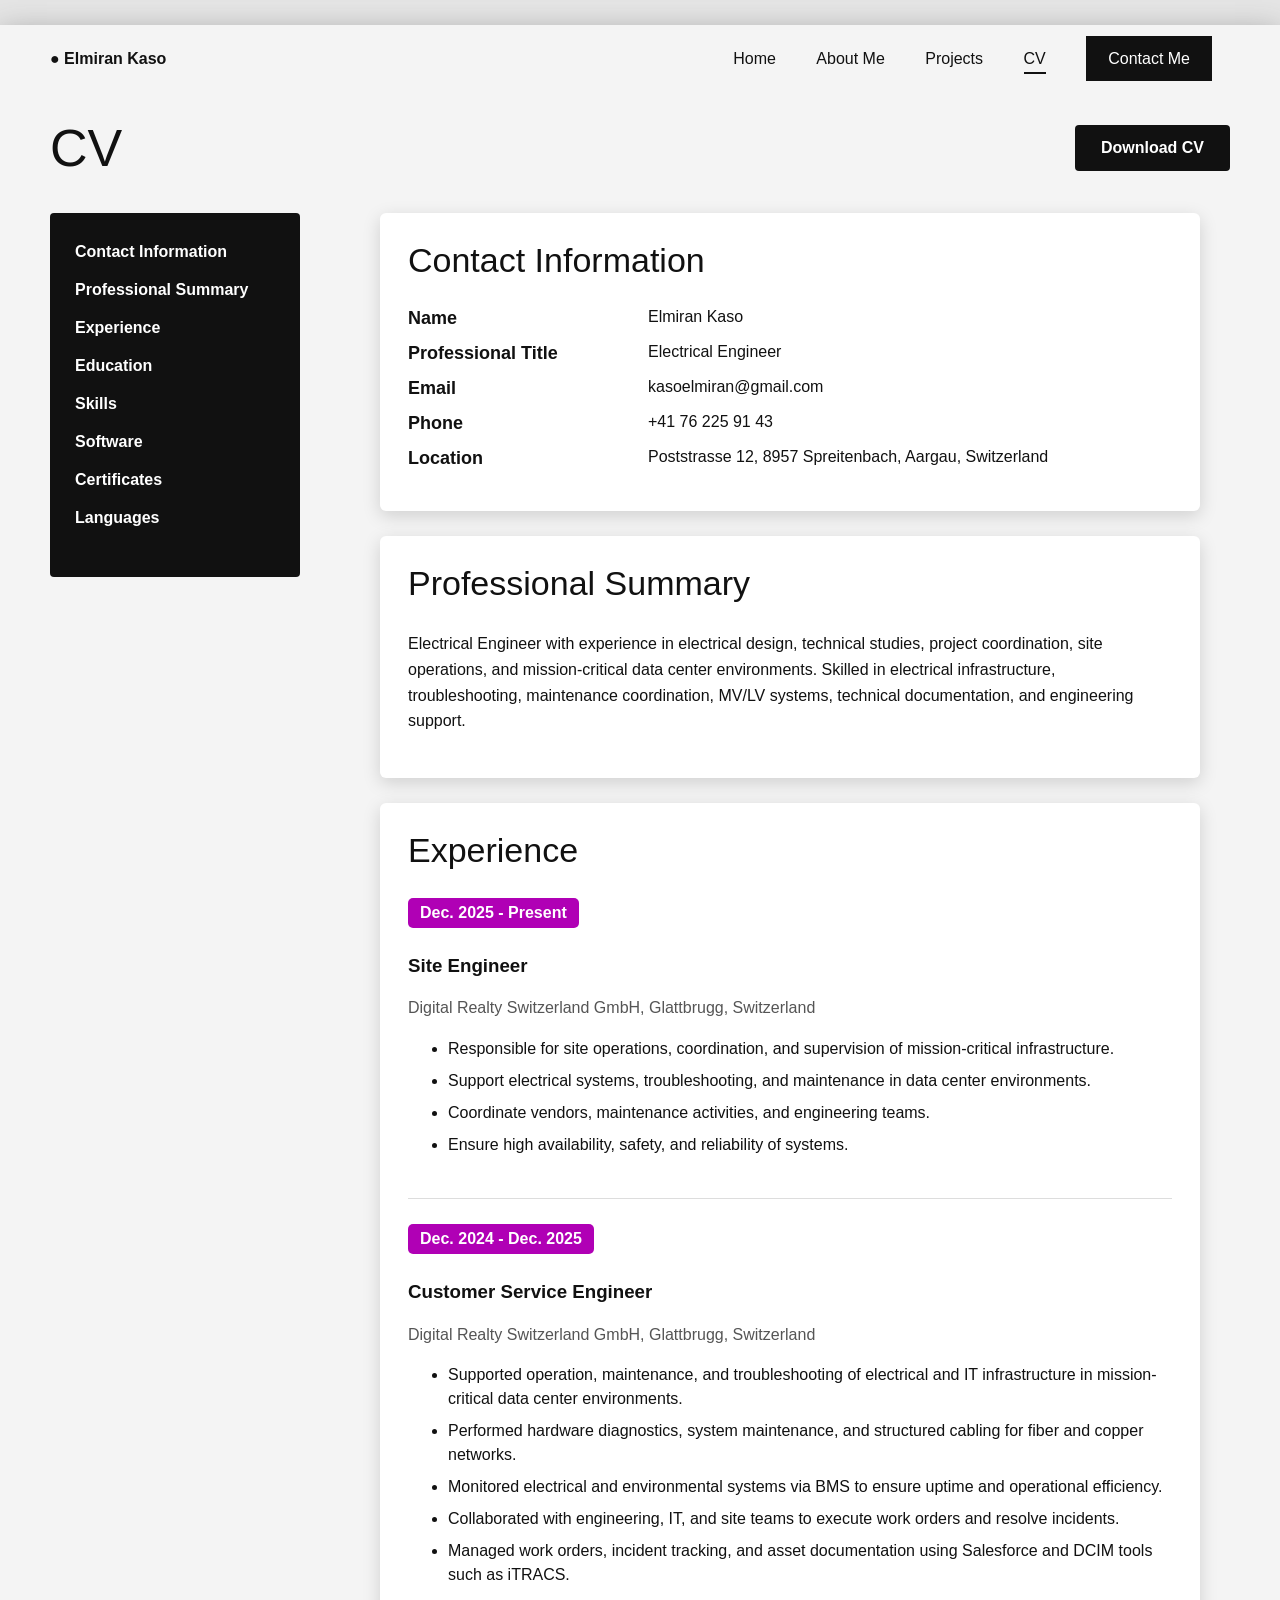
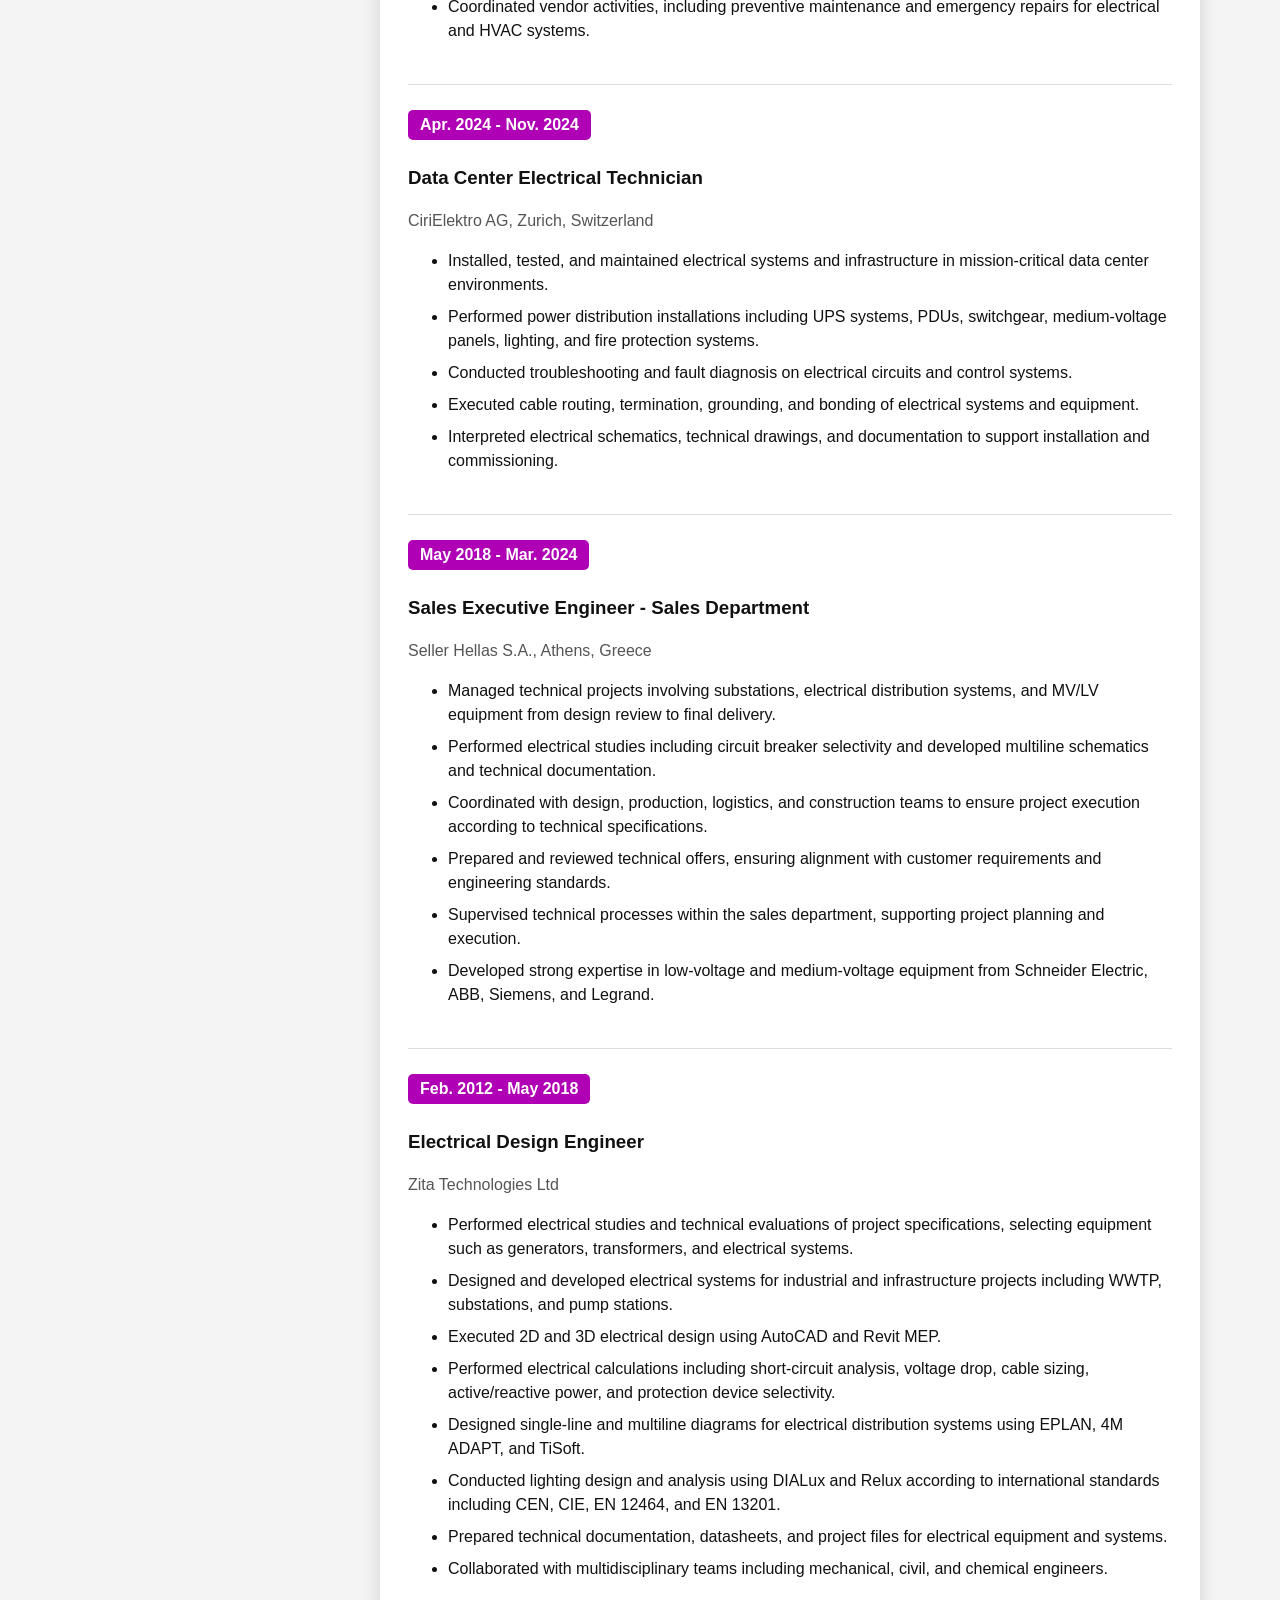
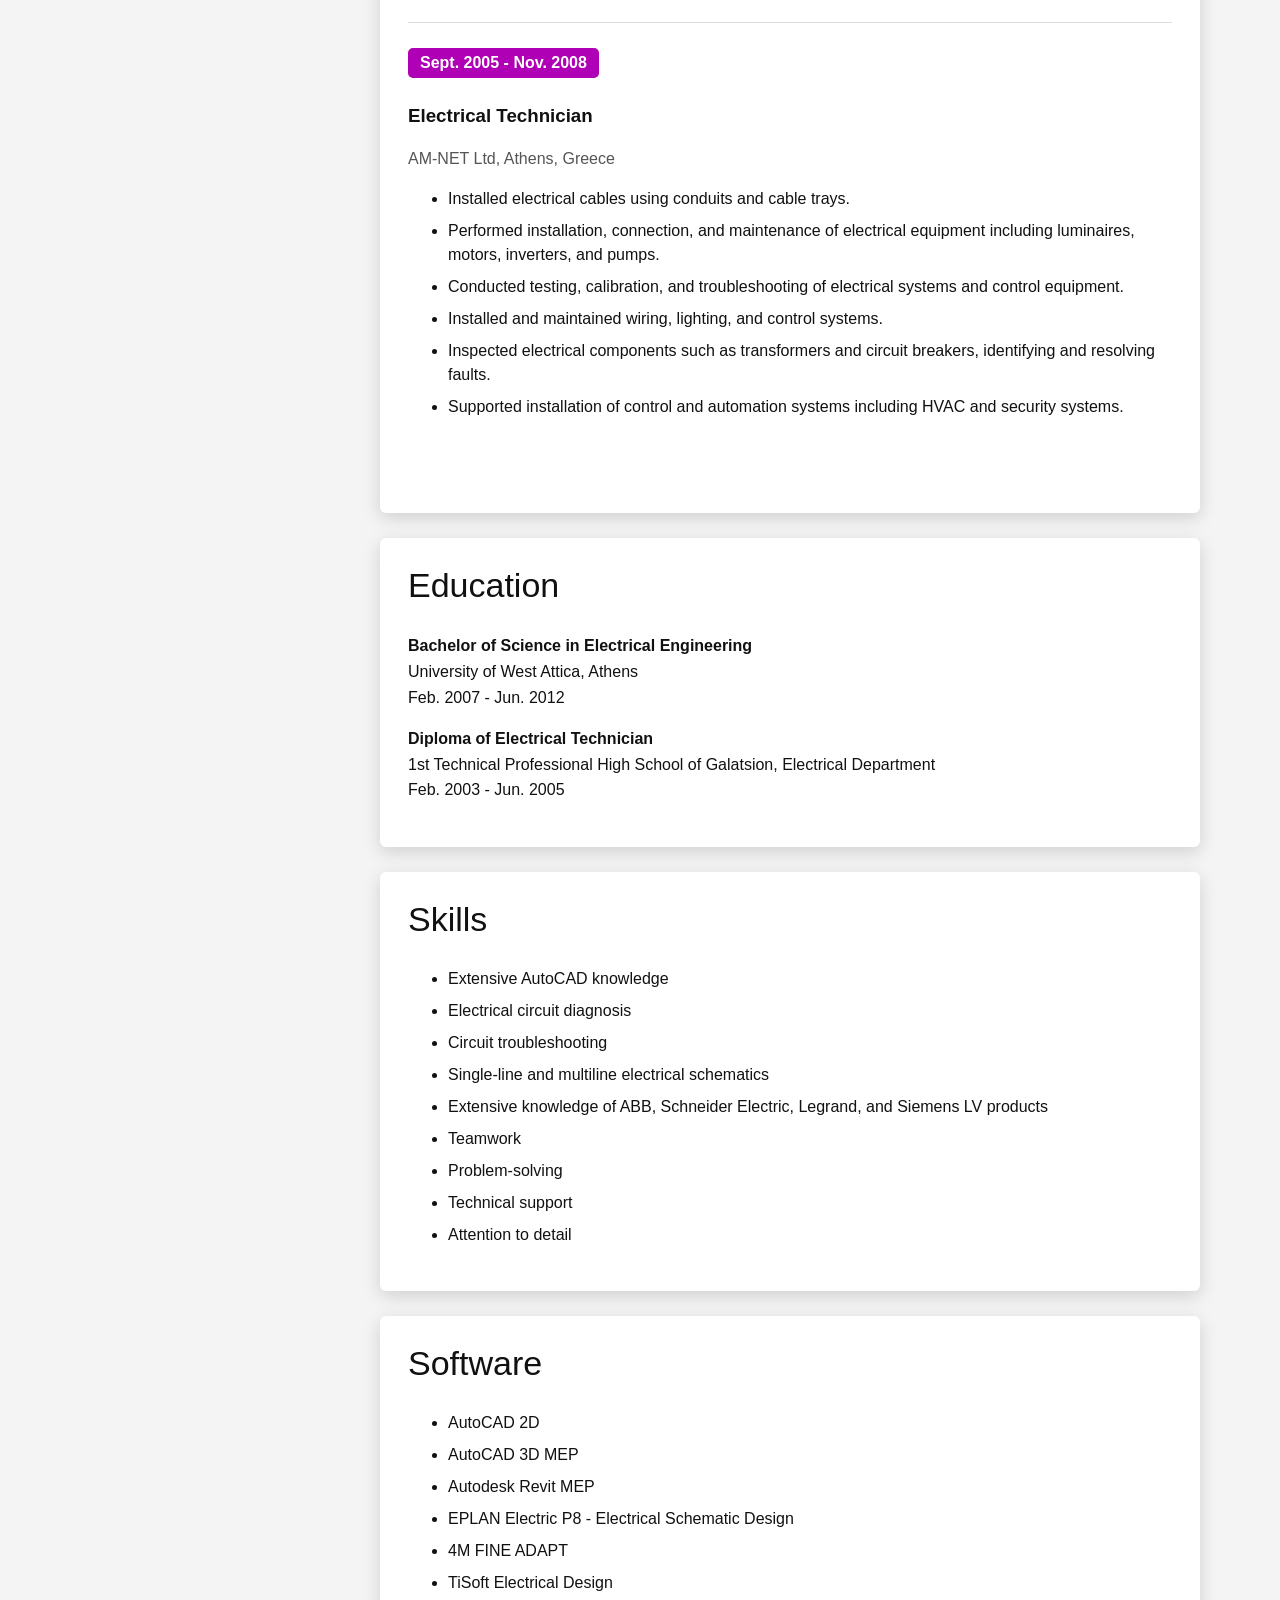
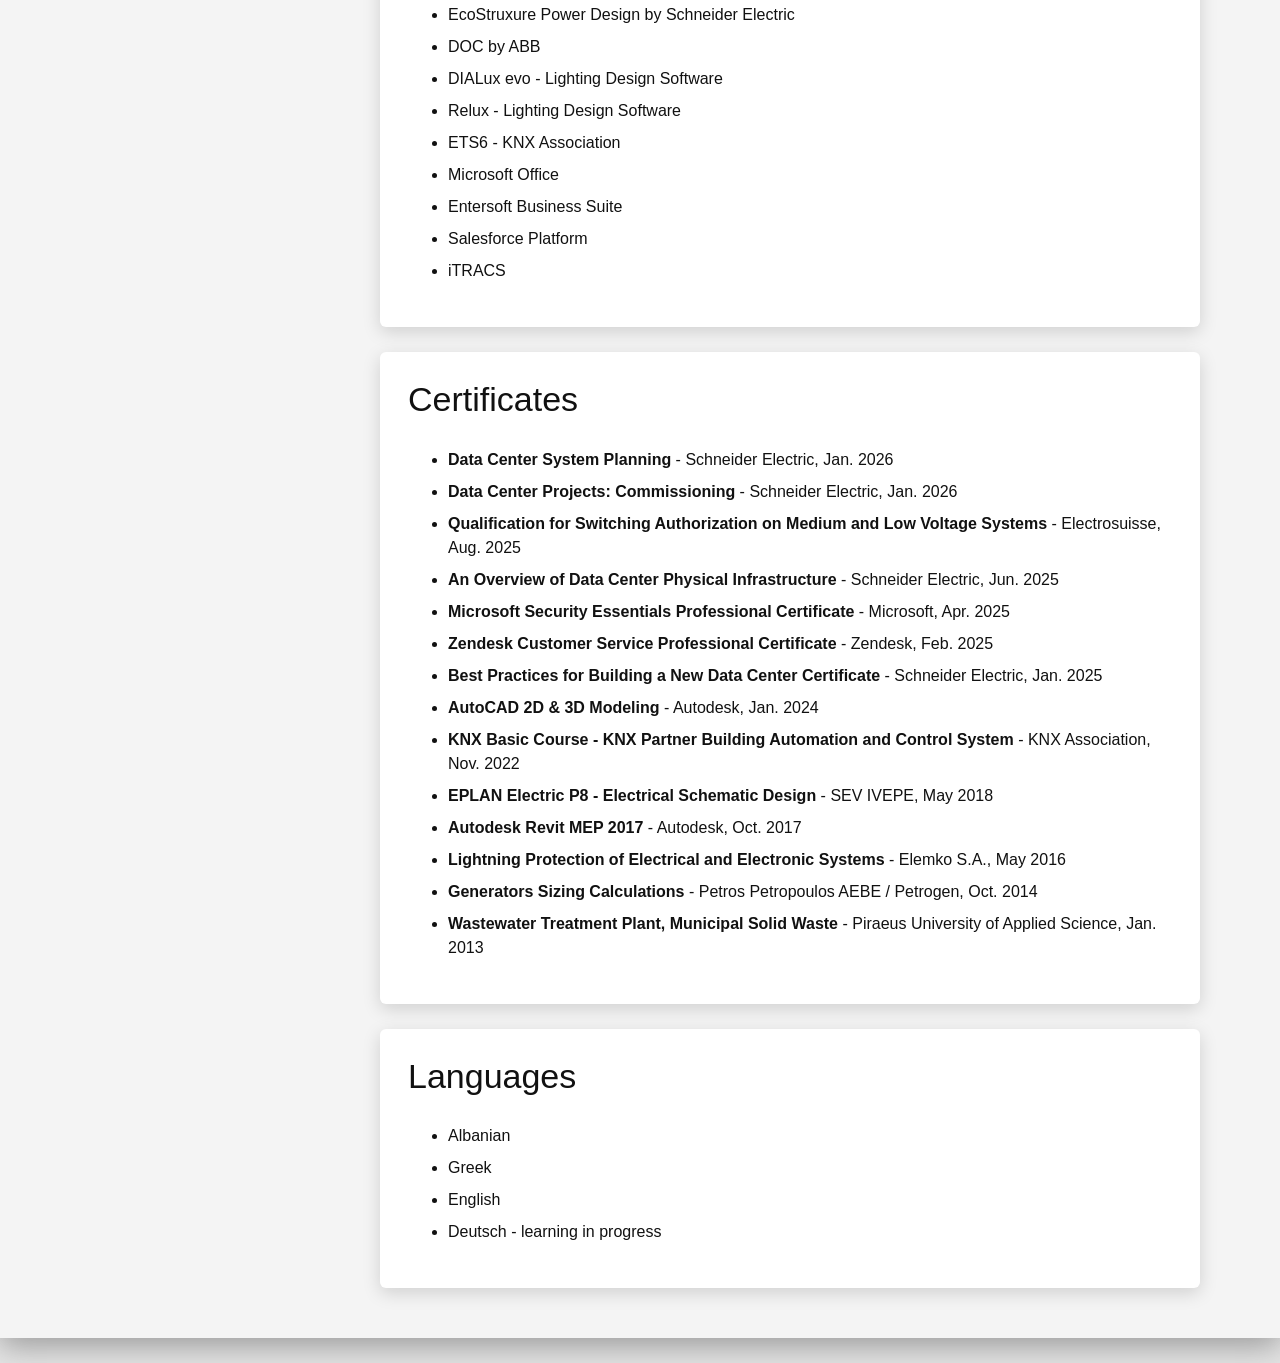
<file: cv.html>
<!DOCTYPE html>
<html lang="en">
<head>
<meta charset="UTF-8">
<meta name="viewport" content="width=device-width, initial-scale=1.0">
<title>CV - Elmiran Kaso</title>

<style>
body{
  margin:0;
  font-family:Arial, sans-serif;
  background:#e5e5e5;
  color:#111;
}

.page{
  max-width:1200px;
  margin:25px auto;
  background:#f4f4f4;
  min-height:650px;
  padding:25px 50px;
  box-shadow:0 8px 30px #999;
}

nav{
  display:flex;
  justify-content:space-between;
  align-items:center;
  margin-bottom:50px;
}

.logo{
  font-weight:bold;
}

.nav-links a{
  text-decoration:none;
  color:#111;
  margin:0 18px;
  font-size:16px;
}

.nav-links a.active{
  border-bottom:2px solid #111;
  padding-bottom:5px;
}

.contact-btn{
  background:#111;
  color:white!important;
  padding:14px 22px;
}

.cv-header{
  display:flex;
  justify-content:space-between;
  align-items:center;
  margin-bottom:35px;
}

.cv-header h1{
  font-size:52px;
  font-weight:400;
  margin:0;
}

.download-btn{
  background:#111;
  color:white;
  padding:14px 26px;
  text-decoration:none;
  font-weight:bold;
  border-radius:4px;
  display:inline-block;
}

.download-btn:hover{
  background:#333;
}

.cv-layout{
  display:grid;
  grid-template-columns:250px 1fr;
  gap:50px;
  align-items:start;
}

.cv-sidebar{
  position:sticky;
  top:25px;
  height:max-content;
  background:#111;
  padding:30px 25px;
  border-radius:4px;
}

.cv-sidebar a{
  display:block;
  color:white;
  text-decoration:none;
  font-weight:bold;
  margin-bottom:20px;
  font-size:16px;
}

.cv-sidebar a:hover{
  color:#b000b5;
}

.cv-content{
  max-width:820px;
  margin:0 auto;
  width:100%;
}

.cv-card{
  background:white;
  padding:28px;
  margin-bottom:25px;
  border-radius:6px;
  box-shadow:0 5px 18px rgba(0,0,0,0.15);
}

.cv-card h2{
  font-size:34px;
  font-weight:400;
  margin-top:0;
}

.cv-row{
  display:grid;
  grid-template-columns:220px 1fr;
  gap:20px;
  margin-bottom:14px;
}

.cv-row strong{
  font-size:18px;
}

.experience-item{
  border-bottom:1px solid #ddd;
  padding-bottom:25px;
  margin-bottom:25px;
}

.experience-item:last-child{
  border-bottom:none;
}

.date{
  display:inline-block;
  background:#b000b5;
  color:white;
  padding:6px 12px;
  border-radius:5px;
  font-weight:bold;
  margin-bottom:8px;
}

.company{
  color:#555;
  margin-bottom:10px;
}

p{
  line-height:1.6;
}

li{
  margin-bottom:8px;
  line-height:1.5;
}

@media(max-width:800px){
  .page{
    margin:0;
    padding:20px;
  }

  nav{
    flex-direction:column;
    gap:20px;
  }

  .nav-links{
    display:flex;
    flex-wrap:wrap;
    justify-content:center;
    gap:12px;
  }

  .nav-links a{
    margin:0;
  }

  .cv-header{
    flex-direction:column;
    align-items:flex-start;
    gap:20px;
  }

  .cv-layout{
    grid-template-columns:1fr;
  }

  .cv-sidebar{
    position:static;
  }

  .cv-content{
    max-width:100%;
  }

  .cv-row{
    grid-template-columns:1fr;
  }
}
</style>
</head>

<body>

<div class="page">

<nav>
  <div class="logo">● Elmiran Kaso</div>

  <div class="nav-links">
    <a href="index.html">Home</a>
    <a href="about.html">About Me</a>
    <a href="projects.html">Projects</a>
    <a class="active" href="cv.html">CV</a>
    <a class="contact-btn" href="contact.html">Contact Me</a>
  </div>
</nav>

<div class="cv-header">
  <h1>CV</h1>

  <a class="download-btn" href="assets/CV/Elmiran_Kaso_CV_2026.pdf" download>
    Download CV
</a>
</div>

<div class="cv-layout">

  <aside class="cv-sidebar">
    <a href="#contact">Contact Information</a>
    <a href="#summary">Professional Summary</a>
    <a href="#experience">Experience</a>
    <a href="#education">Education</a>
    <a href="#skills">Skills</a>
    <a href="#software">Software</a>
    <a href="#certificates">Certificates</a>
    <a href="#languages">Languages</a>
  </aside>

  <main class="cv-content">

    <section class="cv-card" id="contact">
      <h2>Contact Information</h2>

      <div class="cv-row">
        <strong>Name</strong>
        <span>Elmiran Kaso</span>
      </div>

      <div class="cv-row">
        <strong>Professional Title</strong>
        <span>Electrical Engineer</span>
      </div>

      <div class="cv-row">
        <strong>Email</strong>
        <span>kasoelmiran@gmail.com</span>
      </div>

      <div class="cv-row">
        <strong>Phone</strong>
        <span>+41 76 225 91 43</span>
      </div>

      <div class="cv-row">
        <strong>Location</strong>
        <span>Poststrasse 12, 8957 Spreitenbach, Aargau, Switzerland</span>
      </div>
    </section>

    <section class="cv-card" id="summary">
      <h2>Professional Summary</h2>
      <p>
        Electrical Engineer with experience in electrical design, technical studies,
        project coordination, site operations, and mission-critical data center environments.
        Skilled in electrical infrastructure, troubleshooting, maintenance coordination,
        MV/LV systems, technical documentation, and engineering support.
      </p>
    </section>

    <section class="cv-card" id="experience">
      <h2>Experience</h2>

      <div class="experience-item">
        <span class="date">Dec. 2025 - Present</span>
        <h3>Site Engineer</h3>
        <p class="company">Digital Realty Switzerland GmbH, Glattbrugg, Switzerland</p>
        <ul>
          <li>Responsible for site operations, coordination, and supervision of mission-critical infrastructure.</li>
          <li>Support electrical systems, troubleshooting, and maintenance in data center environments.</li>
          <li>Coordinate vendors, maintenance activities, and engineering teams.</li>
          <li>Ensure high availability, safety, and reliability of systems.</li>
        </ul>
      </div>

      <div class="experience-item">
        <span class="date">Dec. 2024 - Dec. 2025</span>
        <h3>Customer Service Engineer</h3>
        <p class="company">Digital Realty Switzerland GmbH, Glattbrugg, Switzerland</p>
        <ul>
          <li>Supported operation, maintenance, and troubleshooting of electrical and IT infrastructure in mission-critical data center environments.</li>
          <li>Performed hardware diagnostics, system maintenance, and structured cabling for fiber and copper networks.</li>
          <li>Monitored electrical and environmental systems via BMS to ensure uptime and operational efficiency.</li>
          <li>Collaborated with engineering, IT, and site teams to execute work orders and resolve incidents.</li>
          <li>Managed work orders, incident tracking, and asset documentation using Salesforce and DCIM tools such as iTRACS.</li>
          <li>Coordinated vendor activities, including preventive maintenance and emergency repairs for electrical and HVAC systems.</li>
        </ul>
      </div>

      <div class="experience-item">
        <span class="date">Apr. 2024 - Nov. 2024</span>
        <h3>Data Center Electrical Technician</h3>
        <p class="company">CiriElektro AG, Zurich, Switzerland</p>
        <ul>
          <li>Installed, tested, and maintained electrical systems and infrastructure in mission-critical data center environments.</li>
          <li>Performed power distribution installations including UPS systems, PDUs, switchgear, medium-voltage panels, lighting, and fire protection systems.</li>
          <li>Conducted troubleshooting and fault diagnosis on electrical circuits and control systems.</li>
          <li>Executed cable routing, termination, grounding, and bonding of electrical systems and equipment.</li>
          <li>Interpreted electrical schematics, technical drawings, and documentation to support installation and commissioning.</li>
        </ul>
      </div>

      <div class="experience-item">
        <span class="date">May 2018 - Mar. 2024</span>
        <h3>Sales Executive Engineer - Sales Department</h3>
        <p class="company">Seller Hellas S.A., Athens, Greece</p>
        <ul>
          <li>Managed technical projects involving substations, electrical distribution systems, and MV/LV equipment from design review to final delivery.</li>
          <li>Performed electrical studies including circuit breaker selectivity and developed multiline schematics and technical documentation.</li>
          <li>Coordinated with design, production, logistics, and construction teams to ensure project execution according to technical specifications.</li>
          <li>Prepared and reviewed technical offers, ensuring alignment with customer requirements and engineering standards.</li>
          <li>Supervised technical processes within the sales department, supporting project planning and execution.</li>
          <li>Developed strong expertise in low-voltage and medium-voltage equipment from Schneider Electric, ABB, Siemens, and Legrand.</li>
        </ul>
      </div>

      <div class="experience-item">
        <span class="date">Feb. 2012 - May 2018</span>
        <h3>Electrical Design Engineer</h3>
        <p class="company">Zita Technologies Ltd</p>
        <ul>
          <li>Performed electrical studies and technical evaluations of project specifications, selecting equipment such as generators, transformers, and electrical systems.</li>
          <li>Designed and developed electrical systems for industrial and infrastructure projects including WWTP, substations, and pump stations.</li>
          <li>Executed 2D and 3D electrical design using AutoCAD and Revit MEP.</li>
          <li>Performed electrical calculations including short-circuit analysis, voltage drop, cable sizing, active/reactive power, and protection device selectivity.</li>
          <li>Designed single-line and multiline diagrams for electrical distribution systems using EPLAN, 4M ADAPT, and TiSoft.</li>
          <li>Conducted lighting design and analysis using DIALux and Relux according to international standards including CEN, CIE, EN 12464, and EN 13201.</li>
          <li>Prepared technical documentation, datasheets, and project files for electrical equipment and systems.</li>
          <li>Collaborated with multidisciplinary teams including mechanical, civil, and chemical engineers.</li>
        </ul>
      </div>

      <div class="experience-item">
        <span class="date">Sept. 2005 - Nov. 2008</span>
        <h3>Electrical Technician</h3>
        <p class="company">AM-NET Ltd, Athens, Greece</p>
        <ul>
          <li>Installed electrical cables using conduits and cable trays.</li>
          <li>Performed installation, connection, and maintenance of electrical equipment including luminaires, motors, inverters, and pumps.</li>
          <li>Conducted testing, calibration, and troubleshooting of electrical systems and control equipment.</li>
          <li>Installed and maintained wiring, lighting, and control systems.</li>
          <li>Inspected electrical components such as transformers and circuit breakers, identifying and resolving faults.</li>
          <li>Supported installation of control and automation systems including HVAC and security systems.</li>
        </ul>
      </div>

    </section>

    <section class="cv-card" id="education">
      <h2>Education</h2>

      <p>
        <strong>Bachelor of Science in Electrical Engineering</strong><br>
        University of West Attica, Athens<br>
        Feb. 2007 - Jun. 2012
      </p>

      <p>
        <strong>Diploma of Electrical Technician</strong><br>
        1st Technical Professional High School of Galatsion, Electrical Department<br>
        Feb. 2003 - Jun. 2005
      </p>
    </section>

    <section class="cv-card" id="skills">
      <h2>Skills</h2>

      <ul>
        <li>Extensive AutoCAD knowledge</li>
        <li>Electrical circuit diagnosis</li>
        <li>Circuit troubleshooting</li>
        <li>Single-line and multiline electrical schematics</li>
        <li>Extensive knowledge of ABB, Schneider Electric, Legrand, and Siemens LV products</li>
        <li>Teamwork</li>
        <li>Problem-solving</li>
        <li>Technical support</li>
        <li>Attention to detail</li>
      </ul>
    </section>

    <section class="cv-card" id="software">
      <h2>Software</h2>

      <ul>
        <li>AutoCAD 2D</li>
        <li>AutoCAD 3D MEP</li>
        <li>Autodesk Revit MEP</li>
        <li>EPLAN Electric P8 - Electrical Schematic Design</li>
        <li>4M FINE ADAPT</li>
        <li>TiSoft Electrical Design</li>
        <li>EcoStruxure Power Design by Schneider Electric</li>
        <li>DOC by ABB</li>
        <li>DIALux evo - Lighting Design Software</li>
        <li>Relux - Lighting Design Software</li>
        <li>ETS6 - KNX Association</li>
        <li>Microsoft Office</li>
        <li>Entersoft Business Suite</li>
        <li>Salesforce Platform</li>
        <li>iTRACS</li>
      </ul>
    </section>

    <section class="cv-card" id="certificates">
      <h2>Certificates</h2>

      <ul>
        <li><strong>Data Center System Planning</strong> - Schneider Electric, Jan. 2026</li>
        <li><strong>Data Center Projects: Commissioning</strong> - Schneider Electric, Jan. 2026</li>
        <li><strong>Qualification for Switching Authorization on Medium and Low Voltage Systems</strong> - Electrosuisse, Aug. 2025</li>
        <li><strong>An Overview of Data Center Physical Infrastructure</strong> - Schneider Electric, Jun. 2025</li>
        <li><strong>Microsoft Security Essentials Professional Certificate</strong> - Microsoft, Apr. 2025</li>
        <li><strong>Zendesk Customer Service Professional Certificate</strong> - Zendesk, Feb. 2025</li>
        <li><strong>Best Practices for Building a New Data Center Certificate</strong> - Schneider Electric, Jan. 2025</li>
        <li><strong>AutoCAD 2D & 3D Modeling</strong> - Autodesk, Jan. 2024</li>
        <li><strong>KNX Basic Course - KNX Partner Building Automation and Control System</strong> - KNX Association, Nov. 2022</li>
        <li><strong>EPLAN Electric P8 - Electrical Schematic Design</strong> - SEV IVEPE, May 2018</li>
        <li><strong>Autodesk Revit MEP 2017</strong> - Autodesk, Oct. 2017</li>
        <li><strong>Lightning Protection of Electrical and Electronic Systems</strong> - Elemko S.A., May 2016</li>
        <li><strong>Generators Sizing Calculations</strong> - Petros Petropoulos AEBE / Petrogen, Oct. 2014</li>
        <li><strong>Wastewater Treatment Plant, Municipal Solid Waste</strong> - Piraeus University of Applied Science, Jan. 2013</li>
      </ul>
    </section>

    <section class="cv-card" id="languages">
      <h2>Languages</h2>

      <ul>
        <li>Albanian</li>
        <li>Greek</li>
        <li>English</li>
        <li>Deutsch - learning in progress</li>
      </ul>
    </section>

  </main>

</div>

</div>

</body>
</html>
</file>
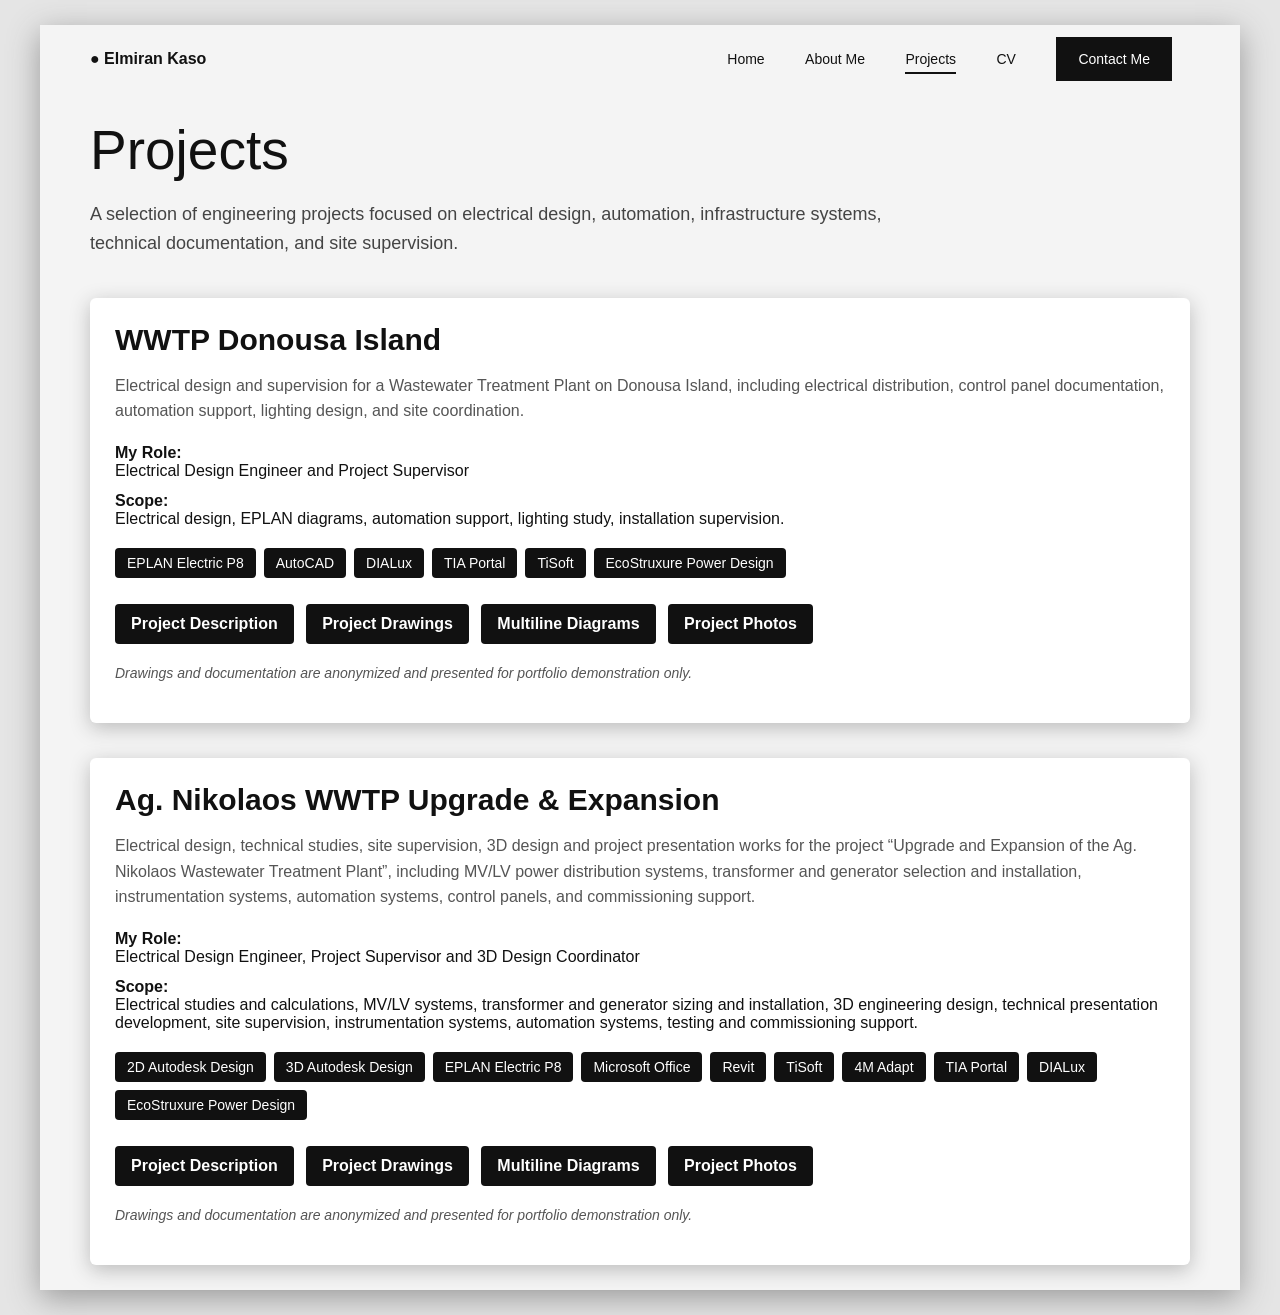
<file: projects.html>
<!DOCTYPE html>
<html lang="en">
<head>
<meta charset="UTF-8">
<meta name="viewport" content="width=device-width, initial-scale=1.0">
<title>Projects - Elmiran Kaso</title>

<style>
body{
  margin:0;
  font-family:Arial,sans-serif;
  background:#e5e5e5;
  color:#111;
}

.page{
  max-width:1100px;
  margin:25px auto;
  background:#f4f4f4;
  min-height:650px;
  padding:25px 50px;
  box-shadow:0 8px 30px #999;
}

nav{
  display:flex;
  justify-content:space-between;
  align-items:center;
  margin-bottom:50px;
}

.logo{
  font-weight:bold;
}

.nav-links a{
  text-decoration:none;
  color:#111;
  margin:0 18px;
  font-size:14px;
}

.nav-links a.active{
  border-bottom:2px solid #111;
  padding-bottom:5px;
}

.contact-btn{
  background:#111;
  color:white!important;
  padding:14px 22px;
}

h1{
  font-size:55px;
  font-weight:400;
  margin-bottom:10px;
}

.intro{
  font-size:18px;
  max-width:800px;
  line-height:1.6;
  margin-bottom:40px;
  color:#444;
}

.grid{
  display:grid;
  grid-template-columns:repeat(auto-fit,minmax(320px,1fr));
  gap:35px;
}

.card{
  background:white;
  box-shadow:0 5px 20px #bbb;
  border-radius:6px;
  overflow:hidden;
}

.card img{
  width:100%;
  height:230px;
  object-fit:cover;
  background:#ddd;
}

.card-content{
  padding:25px;
}

.card-content h3{
  font-size:30px;
  margin:0 0 15px;
}

.card-content p{
  color:#555;
  line-height:1.6;
}

.project-info{
  margin:20px 0;
}

.project-info strong{
  display:block;
  margin-top:12px;
}

.tools{
  display:flex;
  flex-wrap:wrap;
  gap:8px;
  margin:18px 0;
}

.tools span{
  background:#111;
  color:white;
  padding:7px 12px;
  border-radius:4px;
  font-size:14px;
}

.btn{
  display:inline-block;
  background:#111;
  color:white;
  text-decoration:none;
  padding:11px 16px;
  margin:8px 8px 0 0;
  border-radius:4px;
  font-weight:bold;
}

.btn:hover{
  background:#333;
}

.note{
  font-size:14px;
  color:#777;
  font-style:italic;
  margin-top:18px;
}

@media(max-width:800px){
  .page{
    margin:0;
    padding:20px;
  }

  nav{
    flex-direction:column;
    gap:20px;
  }

  .nav-links{
    display:flex;
    flex-wrap:wrap;
    justify-content:center;
    gap:12px;
  }

  .nav-links a{
    margin:0;
  }

  h1{
    font-size:42px;
  }
}
</style>
</head>

<body>

<div class="page">

<nav>
  <div class="logo">● Elmiran Kaso</div>

  <div class="nav-links">
    <a href="index.html">Home</a>
    <a href="about.html">About Me</a>
    <a class="active" href="projects.html">Projects</a>
    <a href="cv.html">CV</a>
    <a class="contact-btn" href="contact.html">Contact Me</a>
  </div>
</nav>

<h1>Projects</h1>

<p class="intro">
  A selection of engineering projects focused on electrical design, automation,
  infrastructure systems, technical documentation, and site supervision.
</p>

<div class="grid">

  <!-- PROJECT 1 -->
  <div class="card" style="grid-column:1 / -1;">
    

    <div class="card-content">
      <h3>WWTP Donousa Island</h3>

      <p>
        Electrical design and supervision for a Wastewater Treatment Plant on Donousa Island,
        including electrical distribution, control panel documentation, automation support,
        lighting design, and site coordination.
      </p>

      <div class="project-info">
        <strong>My Role:</strong>
        <span>Electrical Design Engineer and Project Supervisor</span>

        <strong>Scope:</strong>
        <span>Electrical design, EPLAN diagrams, automation support, lighting study, installation supervision.</span>
      </div>

<div class="tools">
  <span>EPLAN Electric P8</span>
  <span>AutoCAD</span>
  <span>DIALux</span>
  <span>TIA Portal</span>
  <span>TiSoft</span>
  <span>EcoStruxure Power Design</span>
</div>

      <a class="btn"
   href="assets/projects/wwtp-donousa/description/WWTP_Donousa_Project_Overview.pdf"
   target="_blank">
   Project Description
</a>

<a class="btn"
   href="assets/projects/wwtp-donousa/drawings/selected-drawings.pdf"
   target="_blank">
   Project Drawings
</a>

<a class="btn"
   href="assets/projects/wwtp-donousa/multiline/multiline-diagrams.pdf"
   target="_blank">
   Multiline Diagrams
</a>

<a class="btn"
   href="assets/projects/wwtp-donousa/pictures/WWTP_Donousa_Photo_Documentation.pdf"
   target="_blank">
   Project Photos
</a>

      <p class="note">
        Drawings and documentation are anonymized and presented for portfolio demonstration only.
      </p>
    </div>
  </div>

  <!-- PROJECT 2 -->
  <div class="card" style="grid-column:1 / -1;">

    <div class="card-content">
      <h3>Ag. Nikolaos WWTP Upgrade & Expansion</h3>

      <p>
        Electrical design, technical studies, site supervision, 3D design and project presentation works
        for the project “Upgrade and Expansion of the Ag. Nikolaos Wastewater Treatment Plant”,
        including MV/LV power distribution systems, transformer and generator selection and installation,
        instrumentation systems, automation systems, control panels, and commissioning support.
      </p>

      <div class="project-info">
        <strong>My Role:</strong>
        <span>Electrical Design Engineer, Project Supervisor and 3D Design Coordinator</span>

        <strong>Scope:</strong>
        <span>
          Electrical studies and calculations, MV/LV systems, transformer and generator sizing and installation,
          3D engineering design, technical presentation development, site supervision,
          instrumentation systems, automation systems, testing and commissioning support.
        </span>
      </div>

      <div class="tools">
        <span>2D Autodesk Design</span>
        <span>3D Autodesk Design</span>
        <span>EPLAN Electric P8</span>
        <span>Microsoft Office</span>
        <span>Revit</span>
        <span>TiSoft</span>
        <span>4M Adapt</span>
        <span>TIA Portal</span>
        <span>DIALux</span>
        <span>EcoStruxure Power Design</span>
      </div>

      <a class="btn"
         href="assets/projects/ag-nikolaos-wwtp/description/Ag_Nikolaos_WWTP_Project_Overview.pdf"
         target="_blank">
         Project Description
      </a>

      <a class="btn"
   href="assets/projects/ag-nikolaos-wwtp/drawings/Ag_Nikolaos_WWTP_Selected_Drawings.pdf"
   target="_blank">
   Project Drawings
</a>

      <a class="btn"
         href="assets/projects/ag-nikolaos-wwtp/multiline/multiline-diagrams.pdf"
         target="_blank">
         Multiline Diagrams
      </a>

      <a class="btn"
         href="assets/projects/ag-nikolaos-wwtp/pictures/Ag_Nikolaos_WWTP_Photo_Documentation.pdf"
         target="_blank">
         Project Photos
      </a>

      <p class="note">
        Drawings and documentation are anonymized and presented for portfolio demonstration only.
      </p>
    </div>
  </div>

</div>

</div>

</body>
</html>
</file>
